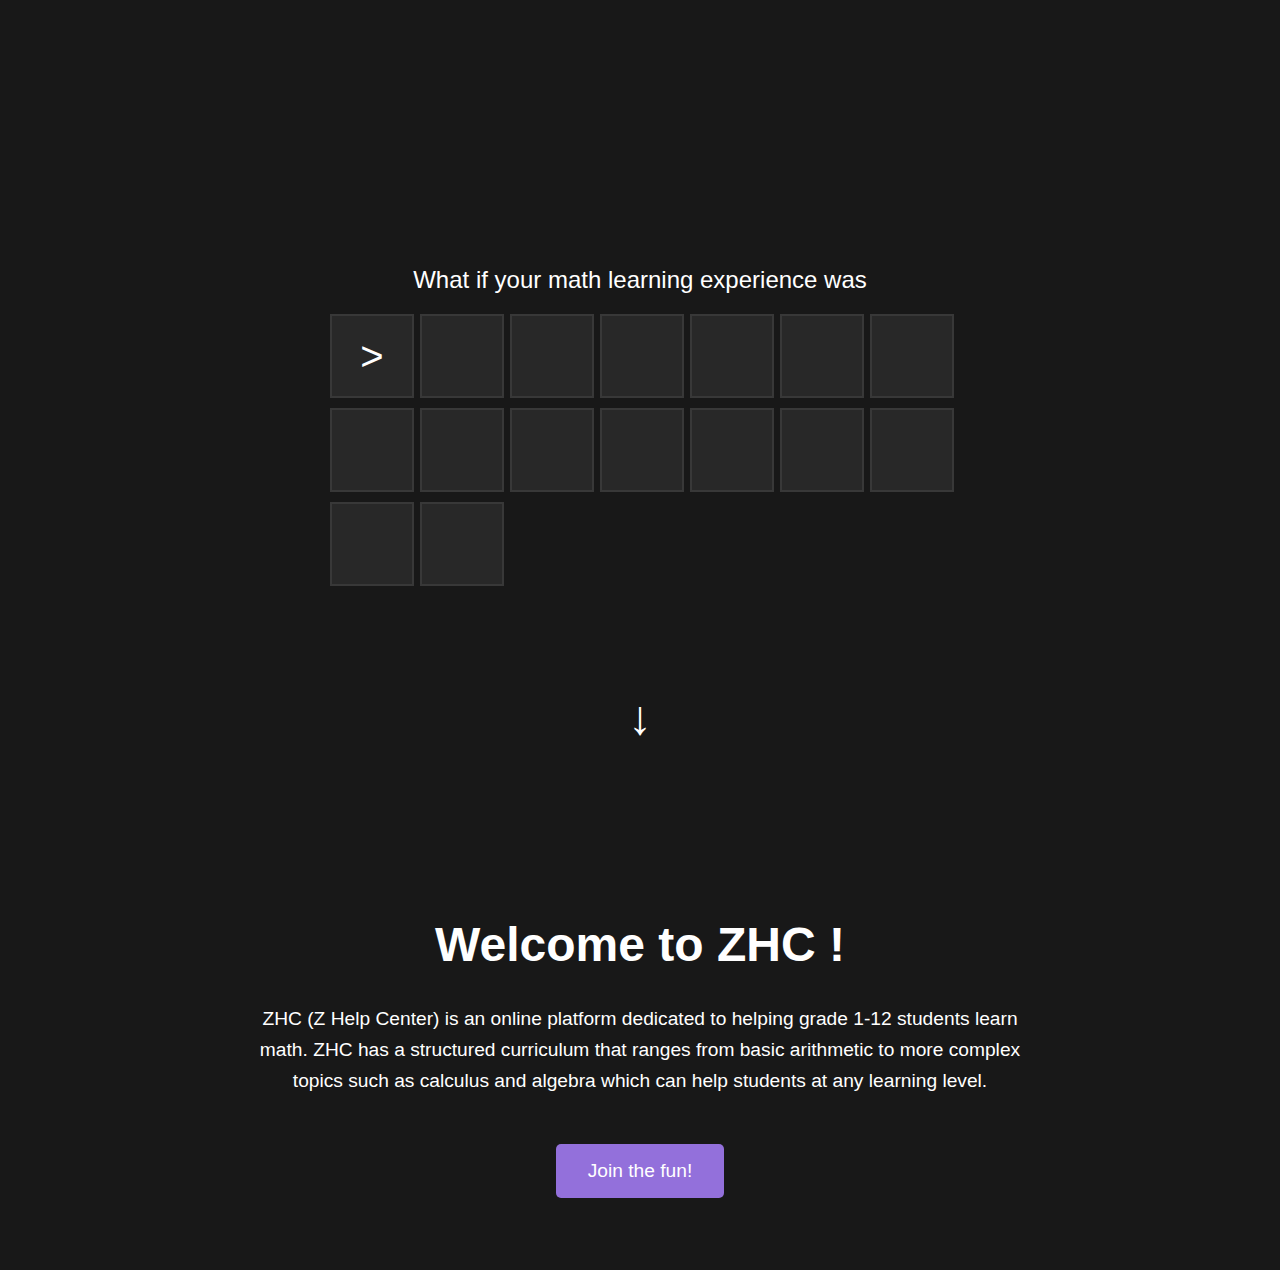
<file: divide/index.html>
<!DOCTYPE html>
<html lang="en">
<head>
    <meta charset="UTF-8">
    <meta name="viewport" content="width=device-width, initial-scale=1.0">
    <title>ZHC</title>
    <style>
        body {
            background-color: #181818;
            color: #fff;
            font-family: sans-serif;
            display: flex;
            flex-direction: column; /* Allow vertical stacking */
            align-items: center; /* Center content horizontally */
            margin: 0;
            padding: 0 240px; /* Add padding to the left and right */
            box-sizing: border-box; /* Include padding in the width calculation */
        }
        .container {
            text-align: center; /* Center the text inside the container */
            margin-top: 50px; /* Add space above the container */
        }
        h1 {
            font-size: 3rem;
            margin-bottom: 2rem;
        }
        p {
            font-size: 1.2rem;
            line-height: 1.6;
            margin-bottom: 3rem;
        }
        button {
            background-color: #9370DB;
            color: #fff;
            padding: 1rem 2rem;
            border: none;
            border-radius: 5px;
            cursor: pointer;
            font-size: 1.2rem;
        }
        .question {
            font-size: 24px;
            margin-bottom: 20px;
        }
        .grid {
            display: grid;
            grid-template-columns: repeat(7, 80px); /* Increased box size */
            grid-gap: 10px;
            margin-top: 20px;
            justify-content: center; /* Center the grid items horizontally */
            align-items: center; /* Center the grid items vertically */
        }
        .box {
            width: 80px; /* Increased box size */
            height: 80px; /* Increased box size */
            background-color: #282828;
            border: 2px solid #383838;
            display: flex;
            justify-content: center;
            align-items: center;
            font-size: 36px; /* Increased font size */
            transition: background-color 0.5s ease-in-out, transform 0.5s ease-in-out, opacity 0.5s ease-in-out;
        }
        .box:hover {
            background-color: #383838;
            transform: scale(1.1);
        }
        .arrow {
            font-size: 40px; /* Increased arrow size */
        }
        .additional-content {
            margin-top: 30px; /* Add space above additional content */
        }
    </style>
</head>
<body>

    <div class="container">
        <br />
        <br />
        <br />
        <br />
        <br />
        <br />
        <br />
        <br />
        <br />
        <br />
        <br />
        <br />

        <div class="question" id="question">What if your math learning experience was</div>
        <div class="grid" id="grid">
            <div class="box"><span class="arrow">&gt;</span></div>
            <div class="box" id="box1"></div>
            <div class="box" id="box2"></div>
            <div class="box" id="box3"></div>
            <div class="box" id="box4"></div>
            <div class="box" id="box5"></div>
            <div class="box" id="box6"></div>
            <div class="box" id="box7"></div>
            <div class="box" id="box8"></div>
            <div class="box" id="box9"></div>
            <div class="box" id ="box10"></div>
            <div class="box" id="box11"></div>
            <div class="box" id="box12"></div>
            <div class="box" id="box13"></div>
            <div class="box" id="box14"></div>
            <div class="box" id="box15"></div>
        </div>
        <br />
        <br />
        <br />
        <br />
      
        
        <center><h1>↓</h1> </center>
        <br />
        <br />
        <br />
        <br />
        <br />


        <div class="container">
            <h1>Welcome to ZHC !</h1>
            <p>ZHC (Z Help Center) is an online platform dedicated to helping grade 1-12 students learn math. ZHC has a structured curriculum that ranges from basic arithmetic to more complex topics such as calculus and algebra which can help students at any learning level.
            </p>
            <a href="login.html">
                <button id="joinButton">Join the fun!</button>
            </a>
             <br />
             <br />
             <br />
             <br />
             <br />
             
        </div>
    </div>

    <script>
        const questionElement = document.getElementById('question');
        const gridElement = document.getElementById('grid');
        const boxes = gridElement.getElementsByClassName('box');
        const phrases = ['SIMPLE', 'FUN', 'INTERACTIVE'];
        let currentPhraseIndex = 0;

        function changeToRandom() {
            for (let i = 1; i < boxes.length; i++) { // Skip the first box (arrow)
                boxes[i].textContent = String.fromCharCode(Math.floor(Math.random() * 26) + 65);
            }
        }

        function changeToNextPhrase() {
            const currentPhrase = phrases[currentPhraseIndex];
            const phraseLength = currentPhrase.length;

            // Hide all boxes except the first box (arrow)
            for (let i = 1; i < boxes.length; i++) {
                boxes[i].style.opacity = '0';
            }

            setTimeout(() => {
                // Update the boxes to display the new phrase
                for (let i = 0; i < phraseLength; i++) {
                    boxes[i + 1].textContent = currentPhrase[i];
                    boxes[i + 1].style.opacity = '1'; // Show only the required boxes
                }

                // Hide any remaining boxes
                for (let i = phraseLength + 1; i < boxes.length; i++) {
                    boxes[i].textContent = '';
                    boxes[i].style.opacity = '0';
                }

                // Cycle to the next phrase
                currentPhraseIndex = (currentPhraseIndex + 1) % phrases.length;
            }, 500); // Wait for fade-out
        }

        function animate() {
            changeToRandom();
            setTimeout(() => {
                changeToNextPhrase();
                setTimeout(animate, 2000); // Loop animation
            }, 1000);
        }

        setTimeout(animate, 2000);
    </script>

</body>
</html>
</file>
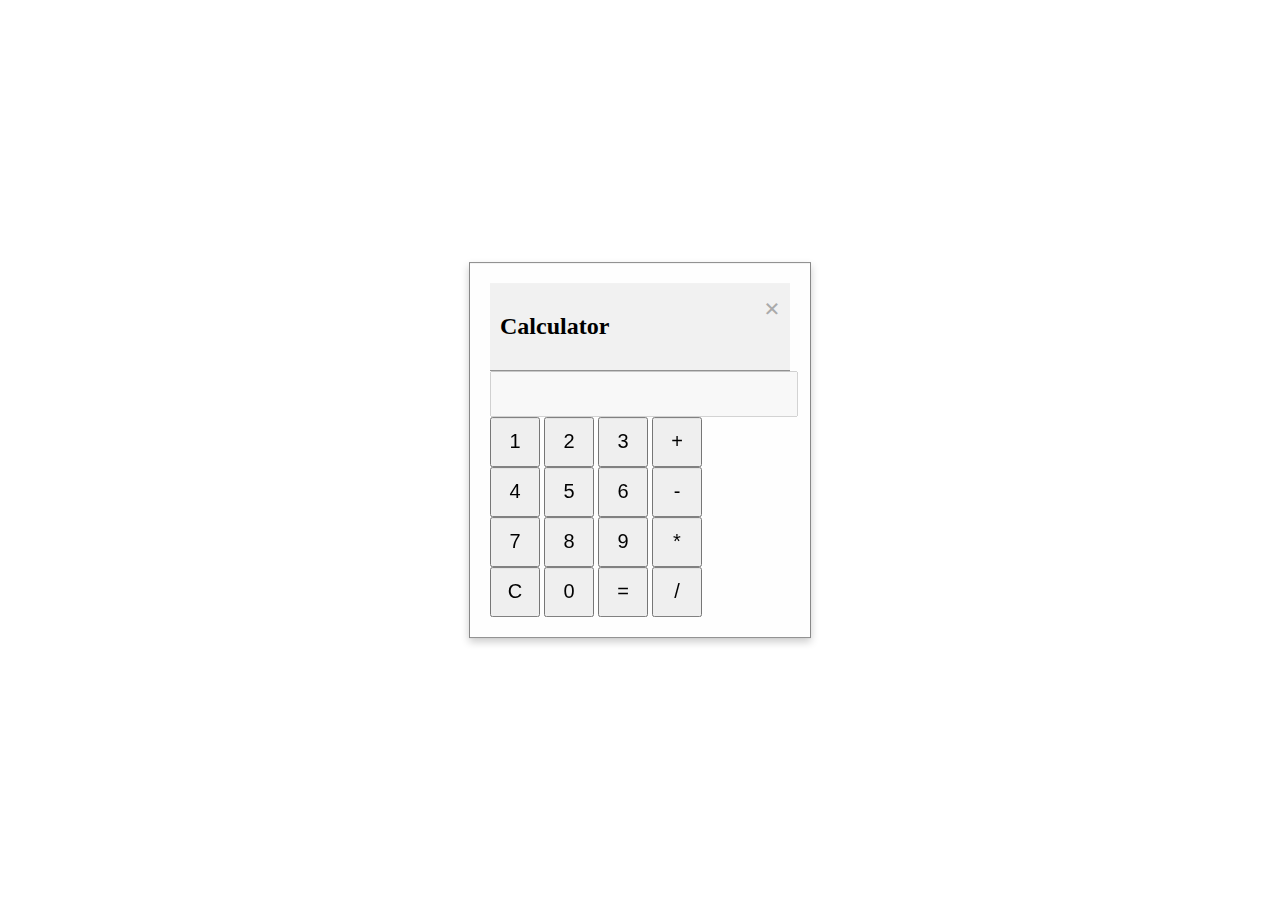
<file: divide/calculator.html>
<!DOCTYPE html>
<html lang="en">
<head>
    <meta charset="UTF-8">
    <meta name="viewport" content="width=device-width, initial-scale=1.0">
    <title>Draggable Calculator</title>
    <style>
        body {
            margin: 0;
            padding: 0;
            overflow: hidden; /* Prevent scrolling */
        }
        .modal {
            display: block; /* Show modal */
            position: fixed; /* Stay in place */
            z-index: 1; /* Sit on top */
            left: 50%; /* Center horizontally */
            top: 50%; /* Center vertically */
            transform: translate(-50%, -50%); /* Adjust for centering */
            width: 300px; /* Fixed width */
            padding: 20px;
            background-color: #fefefe;
            border: 1px solid #888;
            box-shadow: 0 4px 8px rgba(0,0,0,0.2);
        }
        .modal-header {
            cursor: move; /* Move cursor on hover */
            padding: 10px;
            background-color: #f1f1f1;
            border-bottom: 1px solid #888;
        }
        .close {
            color: #aaa;
            float: right;
            font-size: 28px;
            font-weight: bold;
        }
        .close:hover,
        .close:focus {
            color: black;
            text-decoration: none;
            cursor: pointer;
        }
        input[type="button"] {
            width: 50px;
            height: 50px;
            font-size: 20px;
        }
        #result {
            width: 100%;
            height: 40px;
            font-size: 20px;
            text-align: right;
        }
    </style>
</head>
<body>

<div id="myModal" class="modal">
    <div class="modal-header">
        <span class="close" onclick="closeModal()">&times;</span>
        <h2>Calculator</h2>
    </div>
    <input type="text" id="result" disabled>
    <br>
    <input type="button" value="1" onclick="appendToResult('1')">
    <input type="button" value="2" onclick="appendToResult('2')">
    <input type="button" value="3" onclick="appendToResult('3')">
    <input type="button" value="+" onclick="appendToResult('+')">
    <br>
    <input type="button" value="4" onclick="appendToResult('4')">
    <input type="button" value="5" onclick="appendToResult('5')">
    <input type="button" value="6" onclick="appendToResult('6')">
    <input type="button" value="-" onclick="appendToResult('-')">
    <br>
    <input type="button" value="7" onclick="appendToResult('7')">
    <input type="button" value="8" onclick="appendToResult('8')">
    <input type="button" value="9" onclick="appendToResult('9')">
    <input type="button" value="*" onclick="appendToResult('*')">
    <br>
    <input type="button" value="C" onclick="clearResult()">
    <input type="button" value="0" onclick="appendToResult('0')">
    <input type="button" value="=" onclick="calculateResult()">
    <input type="button" value="/" onclick="appendToResult('/')">
</div>

<script>
    // Make the modal draggable
    dragElement(document.getElementById("myModal"));

    function dragElement(el) {
        var pos1 = 0, pos2 = 0, pos3 = 0, pos4 = 0;
        if (document.getElementsByClassName("modal-header")[0]) {
            document.getElementsByClassName("modal-header")[0].onmousedown = dragMouseDown;
        } else {
            el.onmousedown = dragMouseDown;
        }

        function dragMouseDown(e) {
            e = e || window.event;
            e.preventDefault();
            pos3 = e.clientX;
            pos4 = e.clientY;
            document.onmouseup = closeDragElement;
 document.onmousemove = elementDrag;
        }

        function elementDrag(e) {
            e = e || window.event;
            e.preventDefault();
            pos1 = pos3 - e.clientX;
            pos2 = pos4 - e.clientY;
            pos3 = e.clientX;
            pos4 = e.clientY;
            el.style.top = (el.offsetTop - pos2) + "px";
            el.style.left = (el.offsetLeft - pos1) + "px";
        }

        function closeDragElement() {
            document.onmouseup = null;
            document.onmousemove = null;
        }
    }

    function appendToResult(value) {
        document.getElementById("result").value += value;
    }

    function clearResult() {
        document.getElementById("result").value = '';
    }

    function calculateResult() {
        var result = eval(document.getElementById("result").value);
        document.getElementById("result").value = result;
    }

    function closeModal() {
        document.getElementById("myModal").style.display = "none";
    }
</script>
</body>
</html>
</file>
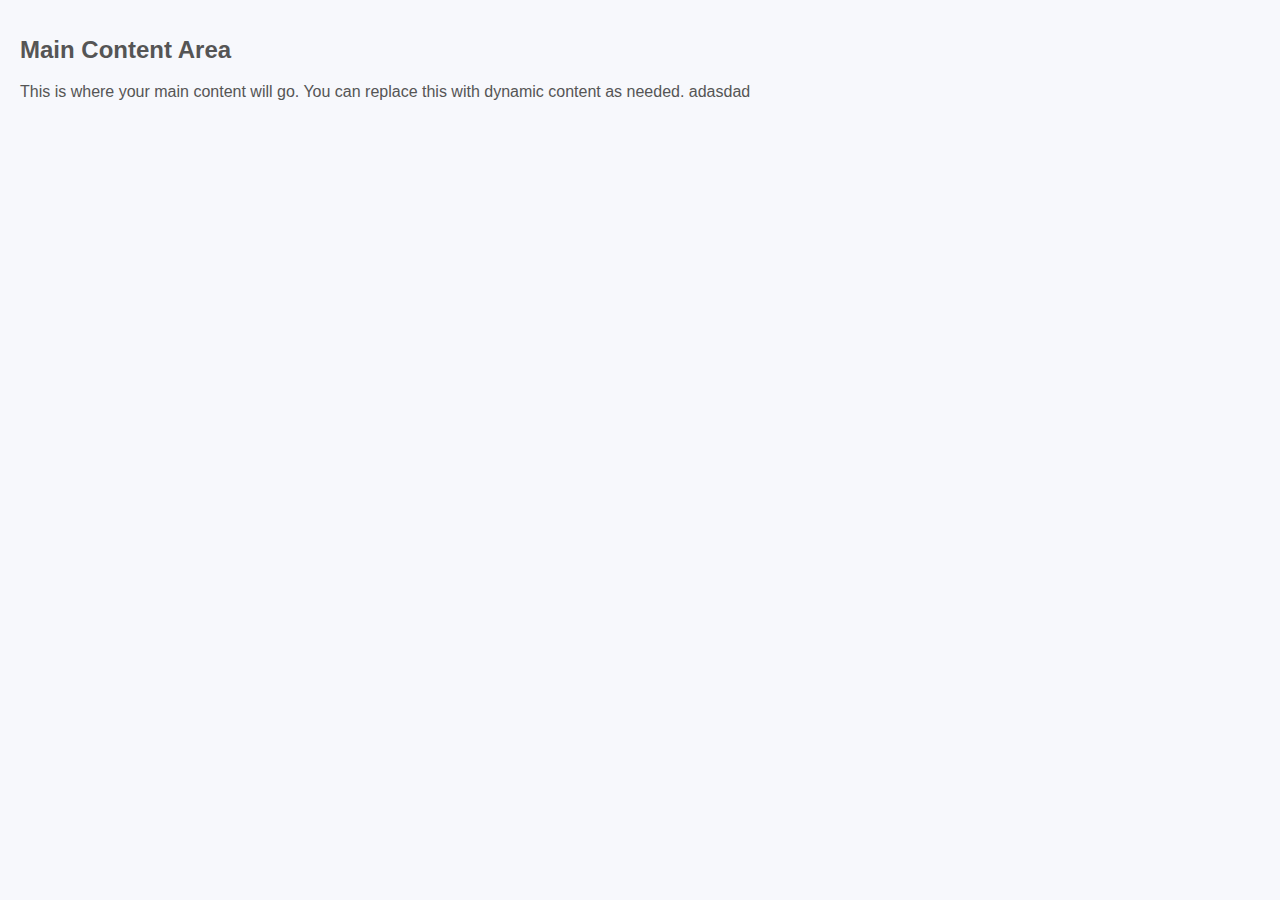
<file: divide/math.html>
<!DOCTYPE html>
<html lang="en">
<head>
  <meta charset="UTF-8">
  <meta name="viewport" content="width=device-width, initial-scale=1.0">
  <title>idk</title>
  <style>
    body {
      font-family: Arial, sans-serif;
      margin: 0;
      padding: 20px;
      background-color: #f7f8fc;
      color: #555;
    }

    h1 {
      font-size: 24px;
    }

    p {
      font-size: 16px;
      line-height: 1.5;
    }
  </style>
</head>
<body>
  <h1>Main Content Area</h1>
  <p>This is where your main content will go. You can replace this with dynamic content as needed. adasdad</p>
</body>
</html>
</file>
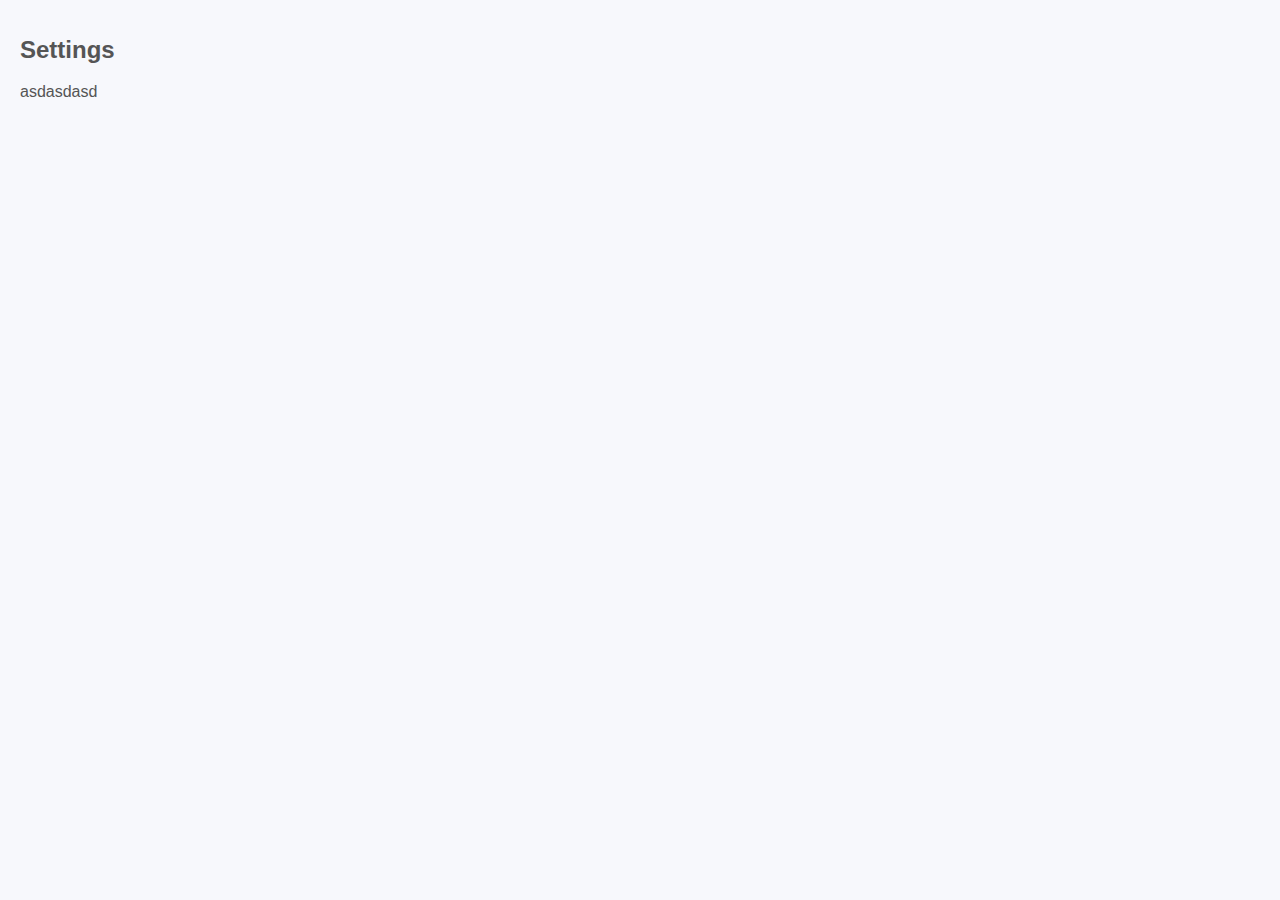
<file: divide/settings.html>
<!DOCTYPE html>
<html lang="en">
<head>
  <meta charset="UTF-8">
  <meta name="viewport" content="width=device-width, initial-scale=1.0">
  <title>Settings | ZHC</title>
  <style>
    body {
      font-family: Arial, sans-serif;
      margin: 0;
      padding: 20px;
      background-color: #f7f8fc;
      color: #555;
    }

    h1 {
      font-size: 24px;
    }

    p {
      font-size: 16px;
      line-height: 1.5;
    }
  </style>
</head>
<body>
  <h1>Settings</h1>
  <p>asdasdasd</p>
</body>
</html>
</file>
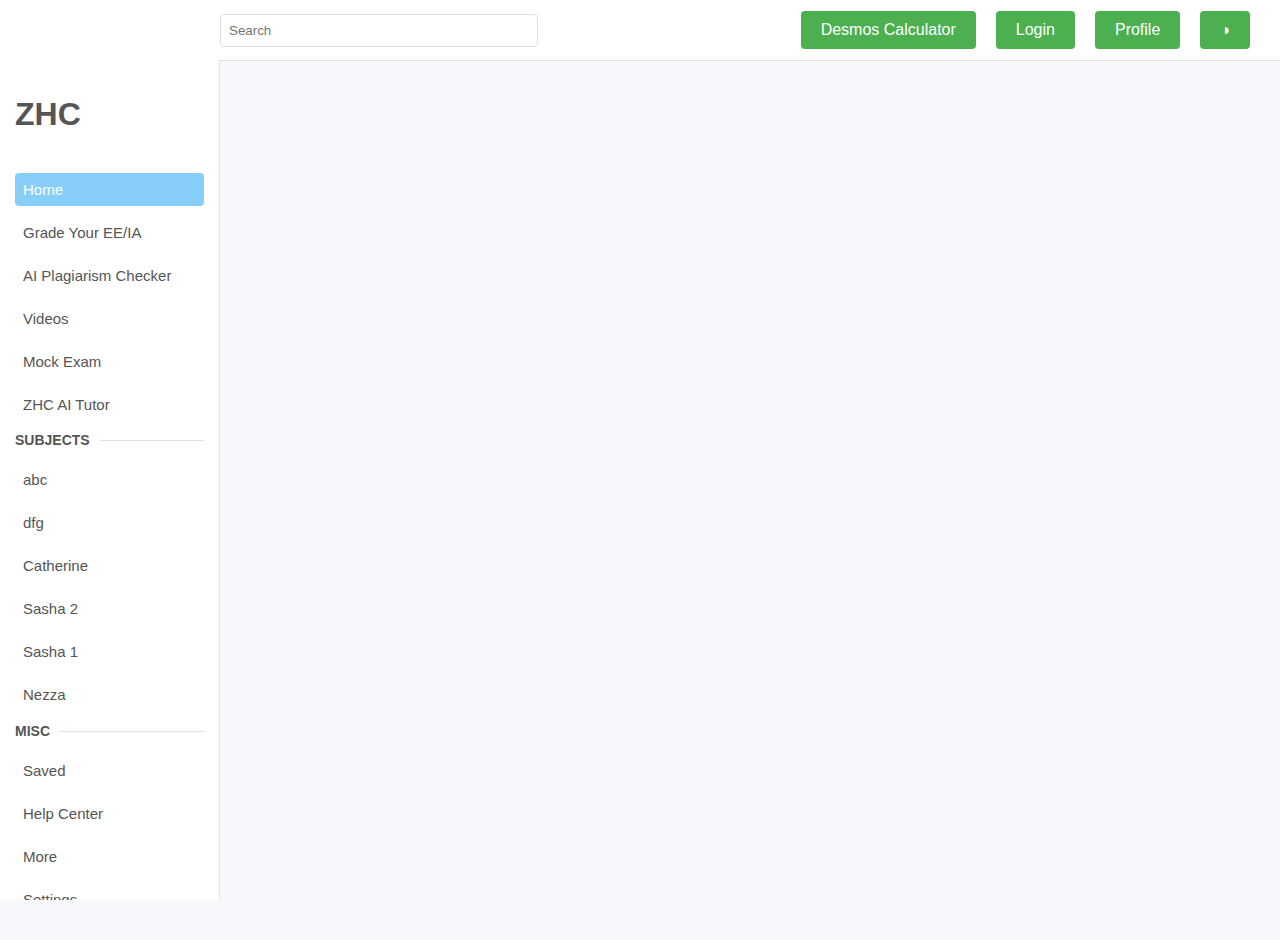
<file: divide/sidebar.html>
<!DOCTYPE html>
<html lang="en">
<head>
  <meta charset="UTF-8">
  <meta name="viewport" content="width=device-width, initial-scale=1.0">
  <link rel="stylesheet" href="style.css">
  <title>Math | ZHC</title>
  <style>
    :root {
      --bg-color: #f7f8fc;
      --sidebar-bg-color: #ffffff;
      --header-bg-color: #ffffff;
      --text-color: #555;
      --line-color: #e0e0e0; 
    }

    body {
      font-family: Arial, sans-serif;
      margin: 0;
      padding: 0;
      background-color: var(--bg-color);
      color: var(--text-color);
      display: flex;
      flex-direction: column;
    }

    .header {
      position: fixed;
      top: 0;
      left: 0;
      right: 0;
      height: 60px;
      background-color: var(--header-bg-color);
      display: flex;
      align-items: center;
      justify-content: space-between;
      padding: 0 20px;
      border-bottom: 1px solid var(--line-color);
      z-index: 1000;
    }

    .header input[type="text"] {
      margin-left: 200px;
      padding: 8px;
      border: 1px solid var(--line-color);
      border-radius: 4px;
    }

    .sidebar {
      position: fixed;
      top: 60px; 
      left: 0;
      width: 220px;
      height: calc(100vh - 60px); 
      background-color: var(--sidebar-bg-color);
      border-right: 1px solid var(--line-color);
      overflow-y: auto;
      padding: 15px;
      box-sizing: border-box;
    }

    .main-content {
      margin-top: 60px; 
      margin-left: 220px; 
      padding: 20px;
      background-color: var(--bg-color);
      flex: 1;
      min-height: calc(100vh - 60px); 
      overflow-y: auto;
    }

    iframe {
      width: 100%;
      height: calc(100vh - 60px); 
      border: none;
    }
  </style>
</head>
<body>
 
  <header class="header">
    <input type="text" placeholder="Search">
    <div class="buttons">
      <button class="button">Desmos Calculator</button>
      <button class="button">Login</button>
      <button class="button">Profile</button>
      <button class="button" id="theme-toggle">◑</button>
    </div>
  </header>

 
  <nav class="sidebar">
    <h1>ZHC</h1>
    <br />
    <a href="#" class="active" onclick="setActive(this)">Home</a>
    <a href="#" onclick="setActive(this)">Grade Your EE/IA</a>
    <a href="#" onclick="setActive(this)">AI Plagiarism Checker</a>
    <a href="#" onclick="setActive(this)">Videos</a>
    <a href="#" onclick="setActive(this)">Mock Exam</a>
    <a href="#" onclick="setActive(this)">ZHC AI Tutor</a>
    <h2>Subjects</h2>
    <a href="#" onclick="setActive(this)">abc</a>
    <a href="#" onclick="setActive(this)">dfg</a>
    <a href="#" onclick="setActive(this)">Catherine</a>
    <a href="#" onclick="setActive(this)">Sasha 2</a>
    <a href="#" onclick="setActive(this)">Sasha 1</a>
    <a href="#" onclick="setActive(this)">Nezza</a>
    <h2>Misc</h2>
    <a href="#" onclick="setActive(this)">Saved</a>
    <a href="#" onclick="setActive(this)">Help Center</a>
    <a href="#" onclick="setActive(this)">More</a>
    <a href="#" onclick="setActive(this)">Settings</a>
  </nav>

 
  <main class="main-content">
   
  </main>

    <script src="java.js"> </script>
    <script>
document.addEventListener("DOMContentLoaded", function () {
    fetch("main.html")  //check the path
        .then(response => response.text())  
        .then(data => {
            document.getElementById("header").innerHTML = data;  
        })
        .catch((error) => {
            console.error("Error loading header:", error);  // Error handling
        });
});
    </script>
</body>
</html>
</file>
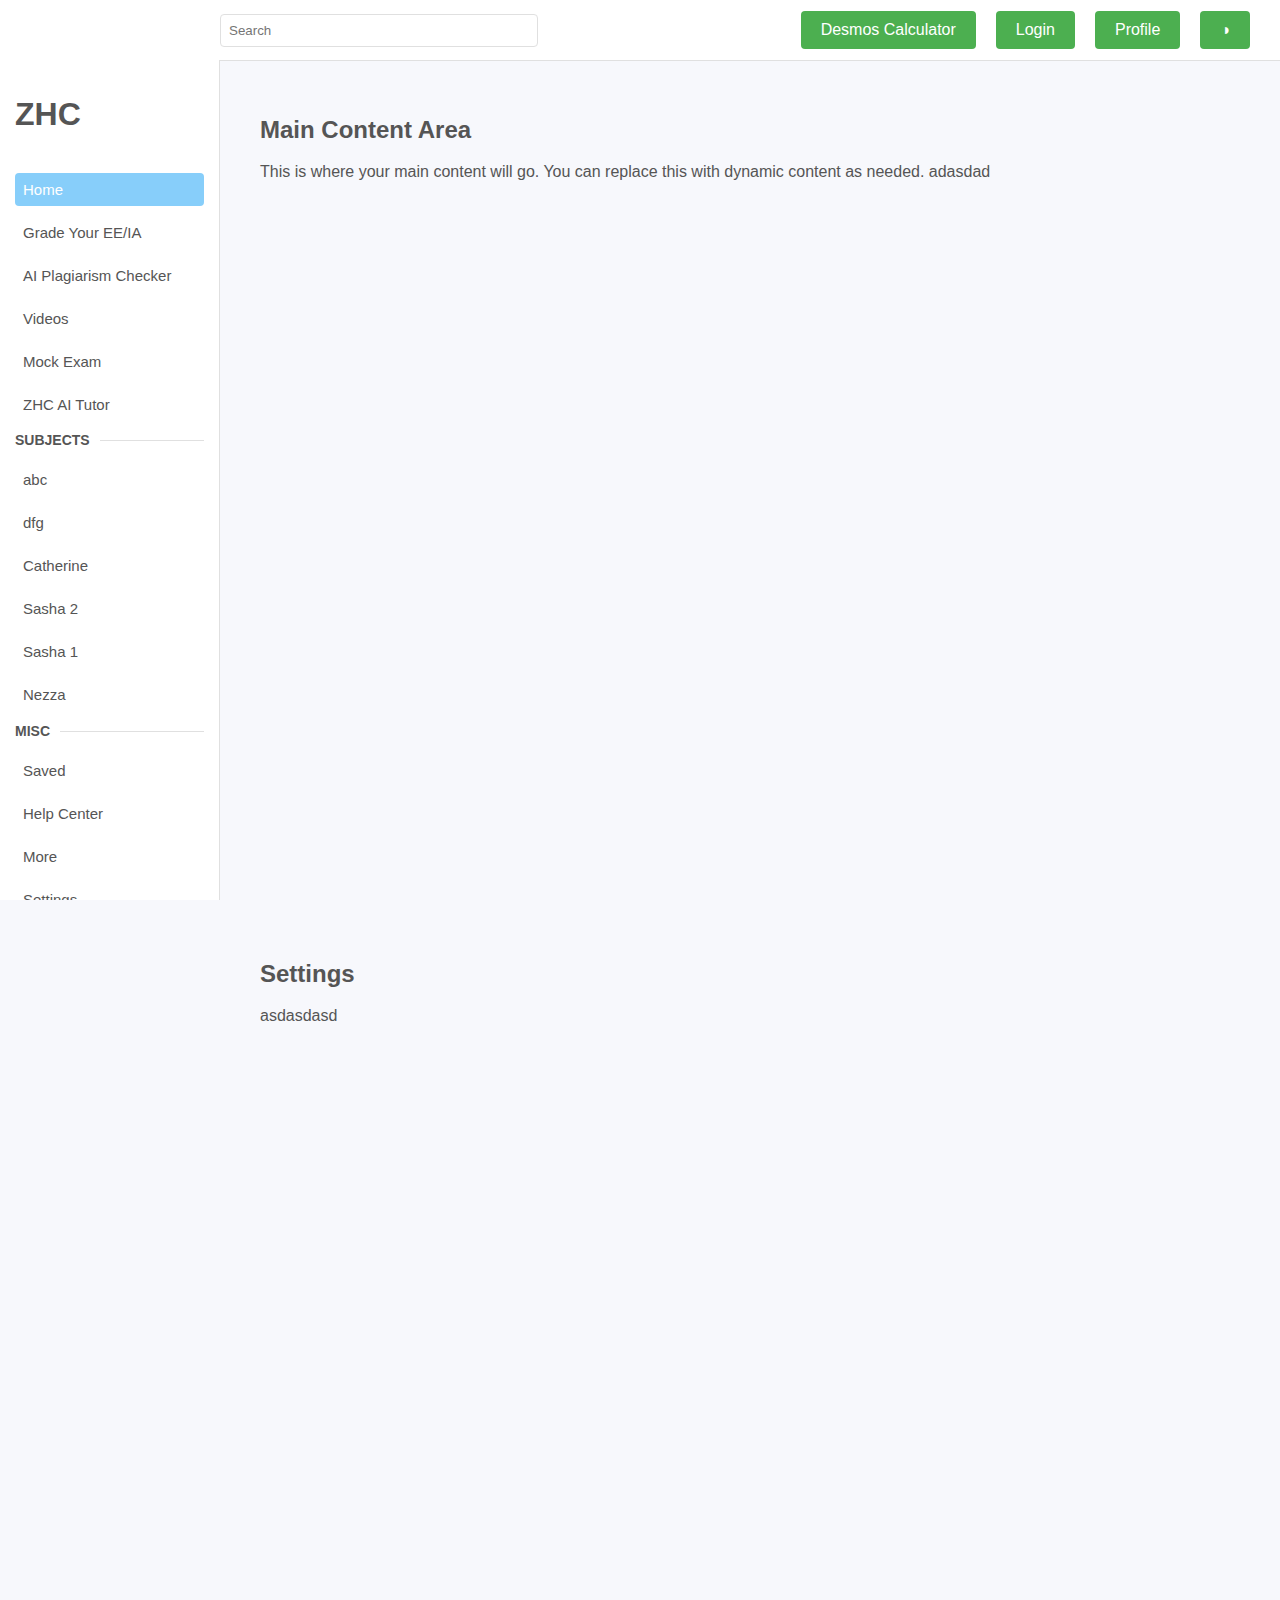
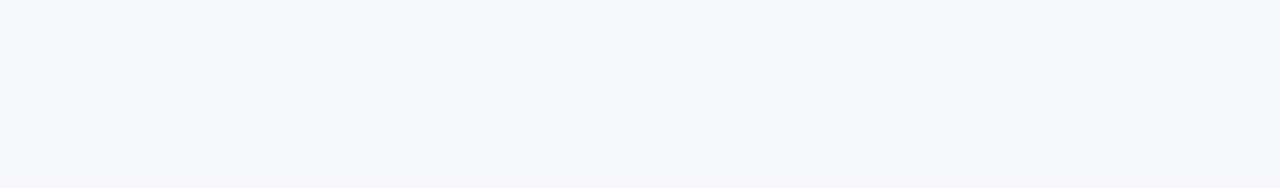
<file: divide/sidemath.html>
<!DOCTYPE html>
<html lang="en">
<head>
  <meta charset="UTF-8">
  <meta name="viewport" content="width=device-width, initial-scale=1.0">
  <link rel="stylesheet" href="style.css">
  <title>Math | ZHC</title>
  <style>
    :root {
      --bg-color: #f7f8fc;
      --sidebar-bg-color: #ffffff;
      --header-bg-color: #ffffff;
      --text-color: #555;
      --line-color: #e0e0e0; 
    }

    body {
      font-family: Arial, sans-serif;
      margin: 0;
      padding: 0;
      background-color: var(--bg-color);
      color: var(--text-color);
      display: flex;
      flex-direction: column;
    }

    .header {
      position: fixed;
      top: 0;
      left: 0;
      right: 0;
      height: 60px;
      background-color: var(--header-bg-color);
      display: flex;
      align-items: center;
      justify-content: space-between;
      padding: 0 20px;
      border-bottom: 1px solid var(--line-color);
      z-index: 1000;
    }

    .header input[type="text"] {
      margin-left: 200px;
      padding: 8px;
      border: 1px solid var(--line-color);
      border-radius: 4px;
    }

    .sidebar {
      position: fixed;
      top: 60px; 
      left: 0;
      width: 220px;
      height: calc(100vh - 60px); 
      background-color: var(--sidebar-bg-color);
      border-right: 1px solid var(--line-color);
      overflow-y: auto;
      padding: 15px;
      box-sizing: border-box;
    }

    .main-content {
      margin-top: 60px; 
      margin-left: 220px; 
      padding: 20px;
      background-color: var(--bg-color);
      flex: 1;
      min-height: calc(100vh - 60px); 
      overflow-y: auto;
    }

    iframe {
      width: 100%;
      height: calc(100vh - 60px); 
      border: none;
    }
  </style>
</head>
<body>
 
  <header class="header">
    <input type="text" placeholder="Search">
    <div class="buttons">
      <button class="button">Desmos Calculator</button>
      <button class="button">Login</button>
      <button class="button">Profile</button>
      <button class="button" id="theme-toggle">◑</button>
    </div>
  </header>

 
  <nav class="sidebar">
    <h1>ZHC</h1>
    <br />
    <a href="#" class="active" onclick="setActive(this)">Home</a>
    <a href="#" onclick="setActive(this)">Grade Your EE/IA</a>
    <a href="#" onclick="setActive(this)">AI Plagiarism Checker</a>
    <a href="#" onclick="setActive(this)">Videos</a>
    <a href="#" onclick="setActive(this)">Mock Exam</a>
    <a href="#" onclick="setActive(this)">ZHC AI Tutor</a>
    <h2>Subjects</h2>
    <a href="#" onclick="setActive(this)">abc</a>
    <a href="#" onclick="setActive(this)">dfg</a>
    <a href="#" onclick="setActive(this)">Catherine</a>
    <a href="#" onclick="setActive(this)">Sasha 2</a>
    <a href="#" onclick="setActive(this)">Sasha 1</a>
    <a href="#" onclick="setActive(this)">Nezza</a>
    <h2>Misc</h2>
    <a href="#" onclick="setActive(this)">Saved</a>
    <a href="#" onclick="setActive(this)">Help Center</a>
    <a href="#" onclick="setActive(this)">More</a>
    <a href="#" onclick="setActive(this)">Settings</a>
  </nav>

 
  <main class="main-content">
   
    <iframe src="math.html"></iframe>
    <iframe src="settings.html"></iframe>
  </main>

    <script src="java.js"></script>
</body>
</html>
</file>
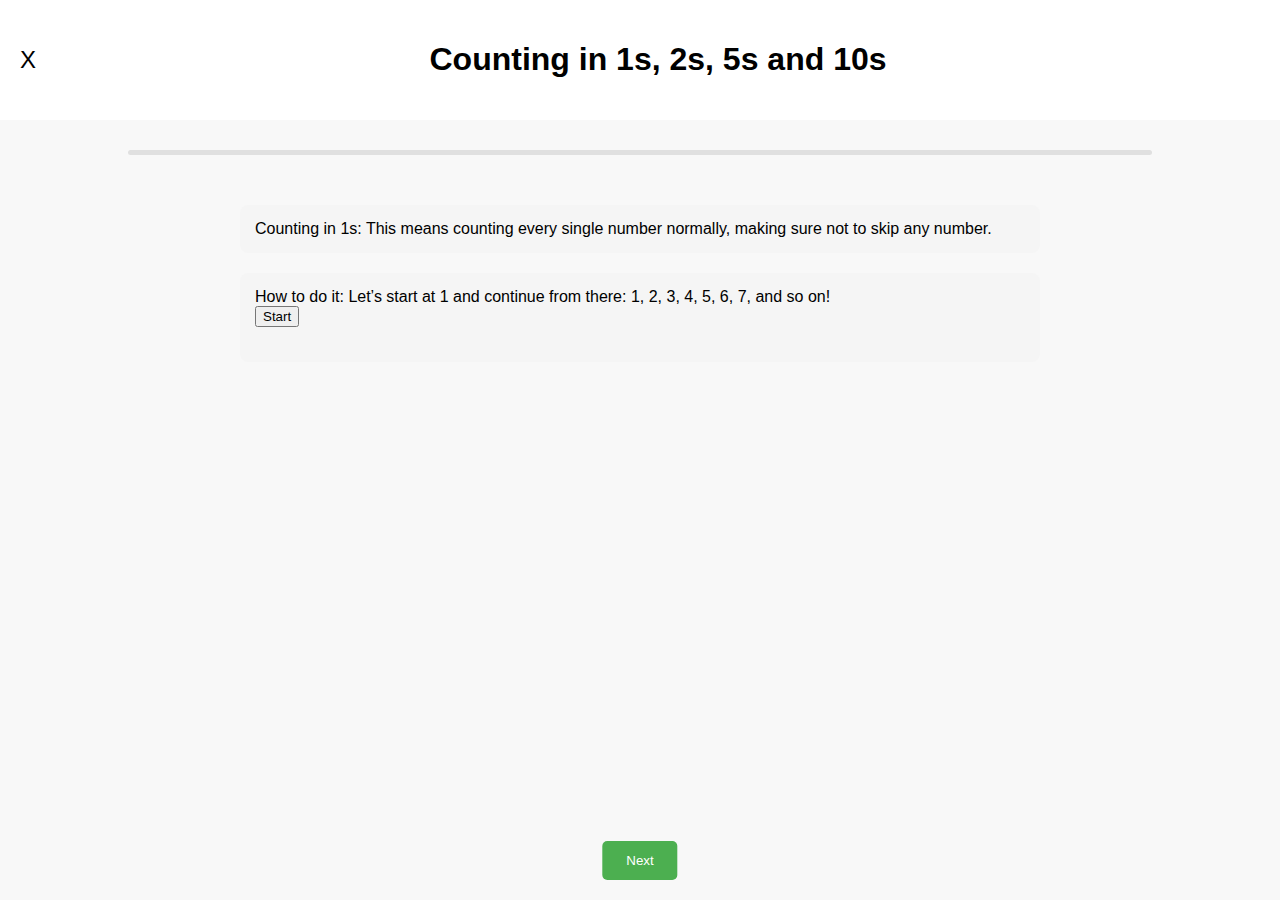
<file: divide/grade 2/lesson1-numbers.html>
<!DOCTYPE html> 
<html>
<head>
  <title>Introduction to Standard Form</title>
  <style>
    body {
      font-family: sans-serif;
      margin: 0;
      padding: 0;
      background-color: #f8f8f8;
    }

    header {
      background-color: #fff;
      padding: 20px;
      display: flex;
      justify-content: space-between;
      align-items: center;
    }

    .progress-bar {
      width: 80%;
      height: 5px;
      background-color: #e0e0e0;
      margin: 30px auto;
      position: relative;
      border-radius: 10px;
    }

    .progress-bar .fill {
      height: 100%;
      background-color: #4CAF50;
      width: 0%;
      position: absolute;
      left: 0;
      top: 0;
      border-radius: 10px;
      transition: width 0.5s ease-in-out;
    }

    .content {
      padding: 20px;
      max-width: 800px;
      margin: 0 auto;
      display: none;
    }

    .note, .analogy {
      background-color: #f5f5f5;
      padding: 15px;
      margin-bottom: 20px;
      border-radius: 8px;
    }

    .button {
      background-color: #4CAF50;
      color: white;
      padding: 12px 24px;
      border: none;
      border-radius: 5px;
      cursor: pointer;
      position: fixed;
      bottom: 20px;
      left: 50%;
      transform: translateX(-50%);
      transition: background-color 0.3s ease;
    }

    .button:hover {
      background-color: #45a049;
    }

    .close-button {
      font-size: 24px;
      color: black;
      text-decoration: none;
      margin-right: 20px;
    }

    .header-title {
      flex-grow: 1;
      text-align: center;
    }

    .container {
      display: flex;
      flex-direction: row; /* Horizontal layout */
      margin-top: 20px;
      overflow: hidden; /* Prevent wrapping */
      white-space: nowrap; /* Prevent wrapping */
    }

    .box {
      width: 50px;
      height: 50px;
      margin-right: 5px; /* Adjust spacing between boxes */
      display: flex;
      align-items: center;
      justify-content: center;
      border: 2px solid #000;
      font-size: 24px;
      opacity: 0;
      transform: scale(0);
      transition: transform 0.5s, opacity 0.5s;
    }
  </style>
</head>
<body>
  <header>
    <a href="#" class="close-button">X</a>
    <h1 class="header-title">Counting in 1s, 2s, 5s and 10s</h1>
  </header>
  <div class="progress-bar">
    <div class="fill" id="progressFill"></div>
  </div>

  <div class="content" id="page0">
    <div class="note">Counting in 1s: This means counting every single number normally, making sure not to skip any number.</div>
    <div class="analogy">
      How to do it: Let’s start at 1 and continue from there: 1, 2, 3, 4, 5, 6, 7, and so on! 
     <br />
      <button id="start1Button">Start</button>
      <div id="container1" class="container"></div>
    </div>
  </div>

  <div class="content" id="page1">
    <div class="note">Counting in 2s: This means when you count you have to skip every other number so you can count faster.</div>
    <div class="analogy">
      How to do it: Start at 2 and continue: 2, 4, 6, 8, 10, 12, and so on! 
      <button id="start2Button">Start</button>
      <div id="container2" class="container"></div>
    </div>
  </div>

  <button class="button" onclick="nextPage ()">Next</button>

  <script>
    const progressFill = document.getElementById('progressFill');
    const pages = document.querySelectorAll('.content');
    let currentPage = 0;

    function nextPage() {
      if (currentPage < pages.length - 1) {
        pages[currentPage].style.display = 'none';
        currentPage++;
        pages[currentPage].style.display = 'block';
        progressFill.style.width = ((currentPage + 1) / pages.length) * 100 + '%';
      }
    }

    function startAnimation(containerId, step = 1, limit = 10) {
      const container = document.getElementById(containerId);
      container.innerHTML = '';
      for (let i = 1; i <= limit; i++) {
        const box = document.createElement('div');
        box.className = 'box';
        box.textContent = i * step;
        container.appendChild(box);

        setTimeout(() => {
          box.style.opacity = 1;
          box.style.transform = 'scale(1)';
        }, i * 1000);
      }
    }

    document.getElementById('start1Button').addEventListener('click', () => {
      startAnimation('container1', 1);
    });

    document.getElementById('start2Button').addEventListener('click', () => {
      startAnimation('container2', 2);
    });

    // Initialize the first page
    pages[0].style.display = 'block';
  </script>
</body>
</html>
</file>
<file: divide/style.css>
:root {
    /*light mode*/
    --bg-color: #f7f8fc;
    --sidebar-bg-color: #ffffff;
    --header-bg-color: #ffffff;
    --text-color: #555;
    --link-hover-color: #00008B;
    --active-bg-color: #87CEFA;
    --active-text-color: white;
    --banner-bg-color: #6a5acd;
    --card-bg-color: #ffffff;
    --update-bg-color: #eaf3ff;
    --update-border-color: #cce0ff;
    --line-color: #e0e0e0; /* line color light mode */
  }
  
  [data-theme="dark"] {
    /*dark mode*/
    --bg-color: #1e1e2f;
    --sidebar-bg-color: #2c2c3e;
    --header-bg-color: #2c2c3e;
    --text-color: #cccccc;
    --link-hover-color: #87CEFA;
    --active-bg-color: #44475a;
    --active-text-color: #f8f8f2;
    --banner-bg-color: #44475a;
    --card-bg-color: #2c2c3e;
    --update-bg-color: #3a3a4e;
    --update-border-color: #44475a;
    --line-color: #44475a; /* line color dark mode */
  }
  
  body {
    font-family: Arial, sans-serif;
    margin: 0;
    padding: 0;
    background-color: var(--bg-color);
    color: var(--text-color);
  }
  
  .sidebar {
    width: 220px;
    background-color: var(--sidebar-bg-color);
    position: fixed;
    height: 100vh;
    border-right: 1px solid var(--line-color);
    padding: 20px 15px;
    top: 0;
    left: 0;
    z-index: 1000;
    overflow-y: auto; 
    overflow-x: hidden;
  }
  
  .sidebar h2 {
    color: var(--text-color);
    text-transform: uppercase;
    font-size: 14px; 
    font-weight: 600;
    margin-bottom: 15px; 
    display: flex;
    align-items: center;
  }
  
  .sidebar h2::after {
    content: '';
    flex-grow: 1;
    height: 1px;
    background-color: var(--line-color); 
    margin-left: 10px; 
  }
  
  .sidebar a {
    text-decoration: none;
    color: var(--text-color);
    display: block;
    margin-bottom: 10px;
    font-size: 15px;
    padding: 8px;
    border-radius: 4px;
    transition: background-color 0.3s, color 0.3s;
  }
  
  .sidebar a:hover {
    background-color: var(--link-hover-color);
    color: white;
  }
  
  .sidebar .active {
    color: var(--active-text-color);
    background-color: var(--active-bg-color);
  }
  
  .header {
    background-color: var(--header-bg-color);
    height: 60px;
    display: flex;
    align-items: center;
    justify-content: space-between;
    padding: 0 20px;
    border-bottom:  1px solid var(--line-color);
    position: fixed;
    top: 0;
    left: 250px;
    right: 0;
    z-index: 1000;
  }
  
  .header input {
    width: 300px;
    padding: 8px;
    border: 1px solid var(--line-color);
    border-radius: 4px;
    margin-left: -20px;
  }
  
  .header .buttons {
    display: flex;
    align-items: center;
  }
  
  .header.button {
    background-color: #6a5acd;
    color: white;
    border: none;
    padding: 8px 15px;
    margin-left: 10px;
    border-radius: 4px;
    cursor: pointer;
    font-size: 14px;
  }
  
  .main-content {
    margin-left: 240px;
    margin-top: 60px;
    padding: 20px;
  }
  
  .main-content .banner {
    background-color: var(--banner-bg-color);
    color: white;
    border-radius: 8px;
    padding: 20px;
    margin-bottom: 20px;
    display: flex;
    align-items: center;
    justify-content: space-between;
  }
  
  .main-content .content-updates {
    background-color: var(--update-bg-color);
    padding: 15px;
    border: 1px solid var(--update-border-color);
    border-radius: 8px;
    margin-bottom: 20px;
    font-size: 14px;
  }
  
  .line {
    height: 2px;
    background-color: var(--line-color);
    margin: 0 15px; 
  }
  
  .subjects-header {
    display: flex;
    justify-content: space-between;
    align-items: center;
    margin-bottom: 20px;
    padding-left: 20px; 
  }
  
  .subjects-header .buttons {
    display: flex;
    gap: 10px; 
  }
  
  .subjects {
    display: flex;
    flex-wrap: wrap;
    gap: 20px; 
    justify-content: center; 
  }
  
  .subject {
    width: 250px;
    background-color: var(--card-bg-color);
    box-shadow: 0 4px 8px rgba(0, 0, 0, 0.1);
    padding: 20px;
    text-align: center;
    border-radius: 8px;
    position: relative;
    overflow: hidden;
    cursor: pointer; 
    transition: transform 0.3s, box-shadow 0.3s; 
  }
  
  .subject:hover {
    transform: scale(0.95);
    box-shadow: 0 8px 16px rgba(0, 0, 0, 0.2);
  }
  
  .subject img {
    width: 100%;
    height: auto;
    display: block;
  }
  
  .subject h2 {
    margin-top: 15px;
    font-size: 1.5rem;
    font-weight: bold;
  }
  
  .subject .zhc {
    position: absolute;
    bottom: 10px;
    left: 10px;
    background-color: #fff;
    padding: 5px 10px;
    border-radius: 4px;
    color: #333;
    font-size: 0.8rem;
  }
  
  button {
    background-color: #4CAF50;
    color: white;
    padding: 10px 20px;
    margin: 10px;
    border: none;
    border-radius: 4px;
    cursor: pointer;
    font-size: 1rem;
  }
  
  button:hover {
    background-color: #45a049;
  }
  
  @media (max-width: 600px) {
    .subject {
      width: 100%; 
    }
  }
  
  .dropdown-container {
    position: relative;
    margin-bottom: 10px;
  }
  
  .dropdown-button {
    text-decoration: none;
    color: var(--text-color);
    display: block;
    font-size: 15px;
    padding: 10px;
    border-radius: 4px;
    width: 100%;
    text-align: left;
    border: none;
    background-color: var(--sidebar-bg-color);
    cursor: pointer;
    transition: background-color 0.3s, color 0.3s;
    margin: 0; 
    border: 3px solid var(--update-border-color);
    border-radius: 8px;
  }
  
  .dropdown-button span {
    margin-right: 5px;
  }
  
  .dropdown-button:hover {
    background-color: var(--update-bg-color);
  }
  
  .dropdown-arrow {
    font-size: 12px;
    transform: rotate(0deg);
    transition: transform 0.2s ease;
  }
  
  .dropdown-container.open .dropdown-arrow {
    transform: rotate(180deg);
  }
  
  /* Dropdown menu */
  .dropdown-menu {
    position: absolute;
    top: 100%;
    left: 0; 
    background-color: var(--sidebar-bg-color);
    border: 2px solid var(--line-color); 
    border-radius: 4px; 
    box-shadow: 0 2px 8px rgba(0, 0, 0, 0.1);
    z-index: 1000;
    display: none;
    margin-top: 5px;
    min-width: 220px; 
    padding: 0; 
  }
  
  .dropdown-container.open .dropdown-menu {
    display: block;
  }
  
  .dropdown-item {
    padding: 12px 15px; 
    cursor: pointer;
    color: var(--text-color);
    text-align: left;
  }
  
  .dropdown-item:hover {
    background-color: var(--update-bg-color);
  }
</file>
